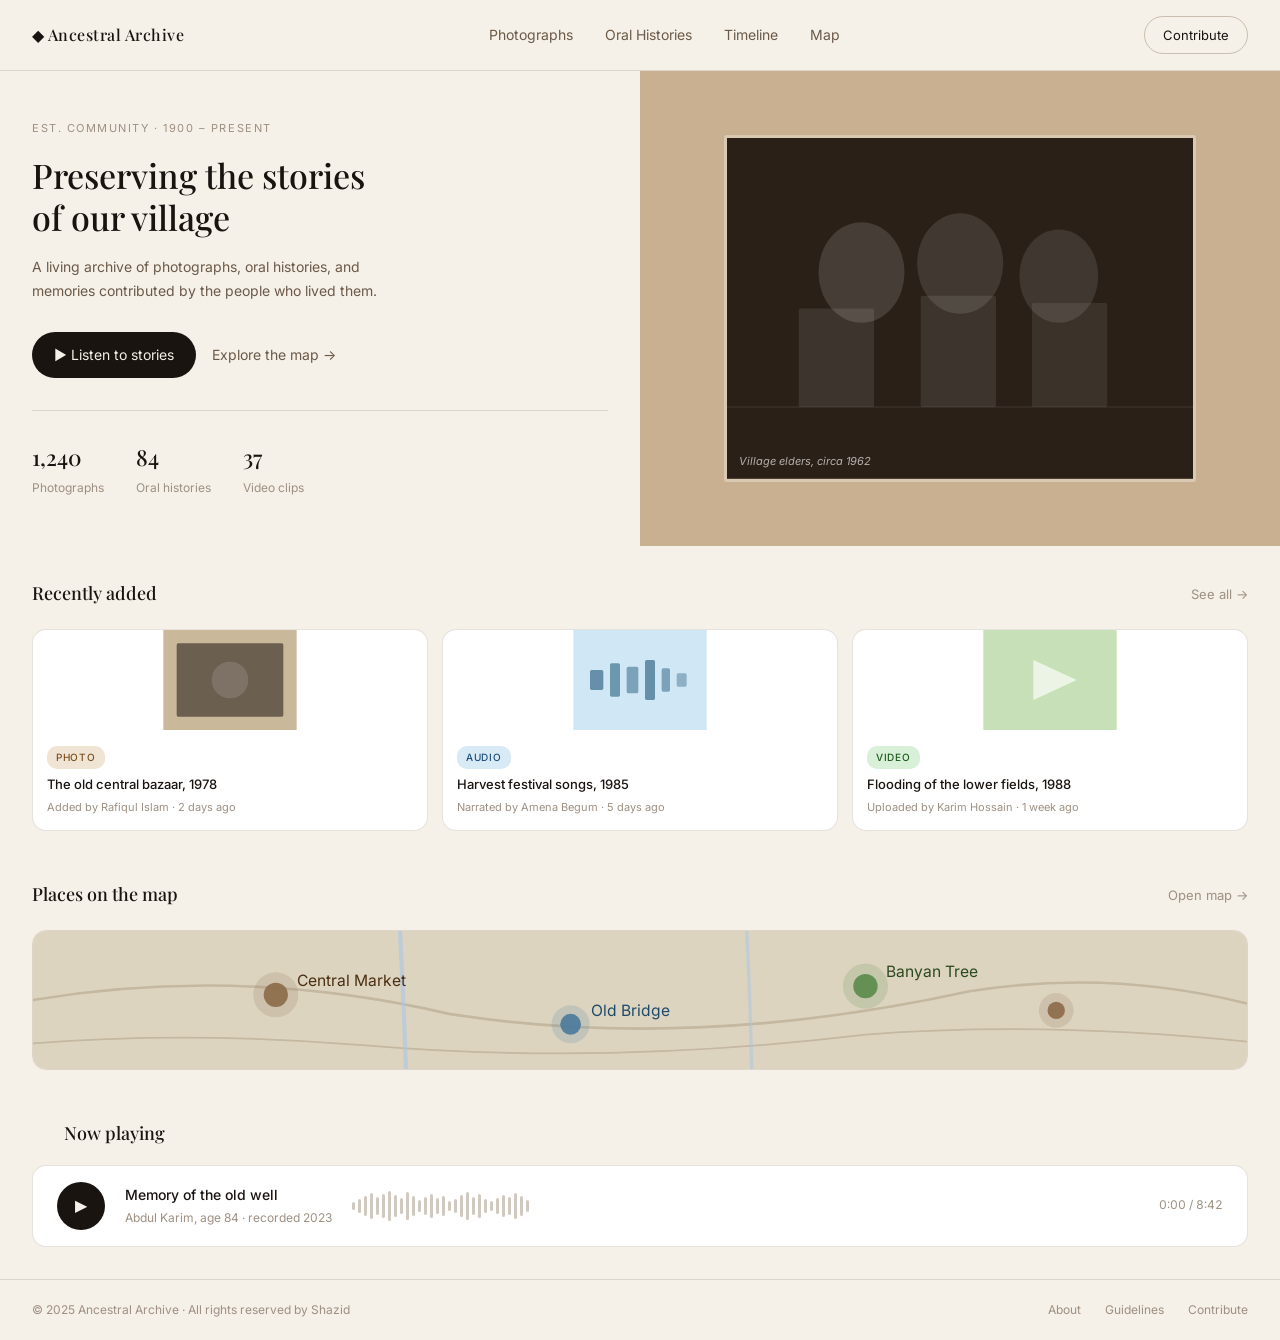
<file: ancestral-archive/index.html>
<!DOCTYPE html>
<html lang="en">
<head>
  <meta charset="UTF-8">
  <meta name="viewport" content="width=device-width, initial-scale=1.0">
  <title>Ancestral Archive</title>
  <link rel="stylesheet" href="css/main.css">
  <link rel="preconnect" href="https://fonts.googleapis.com">
  <link rel="preconnect" href="https://fonts.gstatic.com" crossorigin>
  <link href="https://fonts.googleapis.com/css2?family=Playfair+Display:ital,wght@0,400;0,500;1,400&family=Inter:wght@400;500&display=swap" rel="stylesheet">
</head>
<body>

  <nav class="nav">
    <a href="index.html" class="nav-logo">&#9670; Ancestral Archive</a>
    <div class="nav-links">
      <a href="pages/photographs.html">Photographs</a>
      <a href="pages/oral-histories.html">Oral Histories</a>
      <a href="pages/timeline.html">Timeline</a>
      <a href="pages/map.html">Map</a>
    </div>
    <a href="pages/contribute.html" class="btn-contribute">Contribute</a>
    <button class="nav-toggle" aria-label="Open menu">&#9776;</button>
  </nav>

  <section class="hero">
    <div class="hero-text">
      <p class="hero-overline">Est. community &middot; 1900 &ndash; present</p>
      <h1 class="hero-title">Preserving the stories<br>of our village</h1>
      <p class="hero-sub">A living archive of photographs, oral histories, and memories contributed by the people who lived them.</p>
      <div class="hero-actions">
        <a href="pages/oral-histories.html" class="btn-primary">&#9654; Listen to stories</a>
        <a href="pages/map.html" class="btn-ghost">Explore the map &rarr;</a>
      </div>
      <div class="hero-stats">
        <div class="stat">
          <span class="stat-num" id="stat-photos">1,240</span>
          <span class="stat-label">Photographs</span>
        </div>
        <div class="stat">
          <span class="stat-num" id="stat-audio">84</span>
          <span class="stat-label">Oral histories</span>
        </div>
        <div class="stat">
          <span class="stat-num" id="stat-video">37</span>
          <span class="stat-label">Video clips</span>
        </div>
      </div>
    </div>
    <div class="hero-photo">
      <div class="photo-frame">
        <div class="photo-placeholder">
          <svg viewBox="0 0 260 190" xmlns="http://www.w3.org/2000/svg" aria-label="Vintage photograph placeholder of village elders">
            <rect width="260" height="190" fill="#2a2018"/>
            <ellipse cx="75" cy="75" rx="24" ry="28" fill="rgba(255,255,255,0.13)"/>
            <ellipse cx="130" cy="70" rx="24" ry="28" fill="rgba(255,255,255,0.11)"/>
            <ellipse cx="185" cy="77" rx="22" ry="26" fill="rgba(255,255,255,0.10)"/>
            <rect x="40" y="95" width="42" height="55" rx="1" fill="rgba(255,255,255,0.09)"/>
            <rect x="108" y="88" width="42" height="62" rx="1" fill="rgba(255,255,255,0.09)"/>
            <rect x="170" y="92" width="42" height="58" rx="1" fill="rgba(255,255,255,0.08)"/>
            <line x1="0" y1="150" x2="260" y2="150" stroke="rgba(255,255,255,0.12)" stroke-width="0.5"/>
            <rect x="0" y="0" width="260" height="190" fill="url(#grain)" opacity="0.15"/>
          </svg>
        </div>
        <p class="photo-caption">Village elders, circa 1962</p>
      </div>
    </div>
  </section>

  <section class="section-recent">
    <div class="section-header">
      <h2 class="section-title">Recently added</h2>
      <a href="pages/photographs.html" class="see-all">See all &rarr;</a>
    </div>
    <div class="cards-grid" id="recent-cards">

      <article class="card" data-type="photo">
        <div class="card-thumb card-thumb--photo">
          <svg viewBox="0 0 80 60" aria-hidden="true"><rect width="80" height="60" fill="#c9b99a"/><rect x="8" y="8" width="64" height="44" rx="1" fill="#3a3028" opacity="0.65"/><circle cx="40" cy="30" r="11" fill="rgba(255,255,255,0.12)"/></svg>
        </div>
        <div class="card-body">
          <span class="badge badge--photo">Photo</span>
          <h3 class="card-title">The old central bazaar, 1978</h3>
          <p class="card-meta">Added by Rafiqul Islam &middot; 2 days ago</p>
        </div>
      </article>

      <article class="card" data-type="audio">
        <div class="card-thumb card-thumb--audio">
          <svg viewBox="0 0 80 60" aria-hidden="true"><rect width="80" height="60" fill="#d0e8f5"/><rect x="10" y="24" width="8" height="12" rx="1" fill="#3a6a8a" opacity="0.7"/><rect x="22" y="20" width="6" height="20" rx="1" fill="#3a6a8a" opacity="0.65"/><rect x="32" y="22" width="7" height="16" rx="1" fill="#3a6a8a" opacity="0.55"/><rect x="43" y="18" width="6" height="24" rx="1" fill="#3a6a8a" opacity="0.7"/><rect x="53" y="23" width="5" height="14" rx="1" fill="#3a6a8a" opacity="0.55"/><rect x="62" y="26" width="6" height="8" rx="1" fill="#3a6a8a" opacity="0.45"/></svg>
        </div>
        <div class="card-body">
          <span class="badge badge--audio">Audio</span>
          <h3 class="card-title">Harvest festival songs, 1985</h3>
          <p class="card-meta">Narrated by Amena Begum &middot; 5 days ago</p>
        </div>
      </article>

      <article class="card" data-type="video">
        <div class="card-thumb card-thumb--video">
          <svg viewBox="0 0 80 60" aria-hidden="true"><rect width="80" height="60" fill="#c8e0b8"/><polygon points="30,18 30,42 56,30" fill="rgba(255,255,255,0.65)"/></svg>
        </div>
        <div class="card-body">
          <span class="badge badge--video">Video</span>
          <h3 class="card-title">Flooding of the lower fields, 1988</h3>
          <p class="card-meta">Uploaded by Karim Hossain &middot; 1 week ago</p>
        </div>
      </article>

    </div>
  </section>

  <section class="section-map-preview">
    <div class="section-header">
      <h2 class="section-title">Places on the map</h2>
      <a href="pages/map.html" class="see-all">Open map &rarr;</a>
    </div>
    <div class="map-strip" id="map-preview" aria-label="Map preview showing pinned heritage locations">
      <svg viewBox="0 0 700 140" preserveAspectRatio="xMidYMid slice" aria-hidden="true">
        <rect width="700" height="140" fill="#ddd4c0"/>
        <path d="M0 70 Q120 50 240 78 Q380 100 540 65 Q620 52 700 72" stroke="#c4b8a0" stroke-width="1.5" fill="none"/>
        <path d="M0 95 Q90 88 190 96 Q330 108 480 90 Q580 82 700 94" stroke="#c4b8a0" stroke-width="1" fill="none"/>
        <path d="M210 0 Q214 70 216 140" stroke="#a8c8e8" stroke-width="2.5" fill="none" opacity="0.6"/>
        <path d="M410 0 Q414 70 415 140" stroke="#a8c8e8" stroke-width="2" fill="none" opacity="0.5"/>
        <circle cx="140" cy="67" r="7" fill="#8B6B47" opacity="0.9"/>
        <circle cx="140" cy="67" r="13" fill="#8B6B47" opacity="0.18"/>
        <circle cx="310" cy="84" r="6" fill="#4a7a9b" opacity="0.9"/>
        <circle cx="310" cy="84" r="11" fill="#4a7a9b" opacity="0.18"/>
        <circle cx="480" cy="62" r="7" fill="#5a8a4a" opacity="0.9"/>
        <circle cx="480" cy="62" r="13" fill="#5a8a4a" opacity="0.18"/>
        <circle cx="590" cy="76" r="5" fill="#8B6B47" opacity="0.9"/>
        <circle cx="590" cy="76" r="10" fill="#8B6B47" opacity="0.18"/>
        <text x="152" y="62" font-size="9" fill="#4a2e10" font-family="Inter, sans-serif">Central Market</text>
        <text x="322" y="79" font-size="9" fill="#1e4a6a" font-family="Inter, sans-serif">Old Bridge</text>
        <text x="492" y="57" font-size="9" fill="#2a4a1e" font-family="Inter, sans-serif">Banyan Tree</text>
      </svg>
    </div>
  </section>

  <section class="section-audio">
    <h2 class="section-title" style="padding: 0 2rem; margin-bottom: 1rem;">Now playing</h2>
    <div class="audio-player">
      <button class="play-btn" id="play-btn" aria-label="Play oral history recording">&#9654;</button>
      <div class="audio-info">
        <p class="audio-title">Memory of the old well</p>
        <p class="audio-sub">Abdul Karim, age 84 &middot; recorded 2023</p>
      </div>
      <div class="waveform" aria-hidden="true" id="waveform"></div>
      <span class="audio-time" id="audio-time">0:00 / 8:42</span>
    </div>
  </section>

  <footer class="footer">
    <p class="footer-copy">&copy; 2025 Ancestral Archive &middot; All rights reserved by Shazid</p>
    <div class="footer-links">
      <a href="#">About</a>
      <a href="#">Guidelines</a>
      <a href="pages/contribute.html">Contribute</a>
    </div>
  </footer>

  <script src="js/main.js"></script>
</body>
</html>
</file>
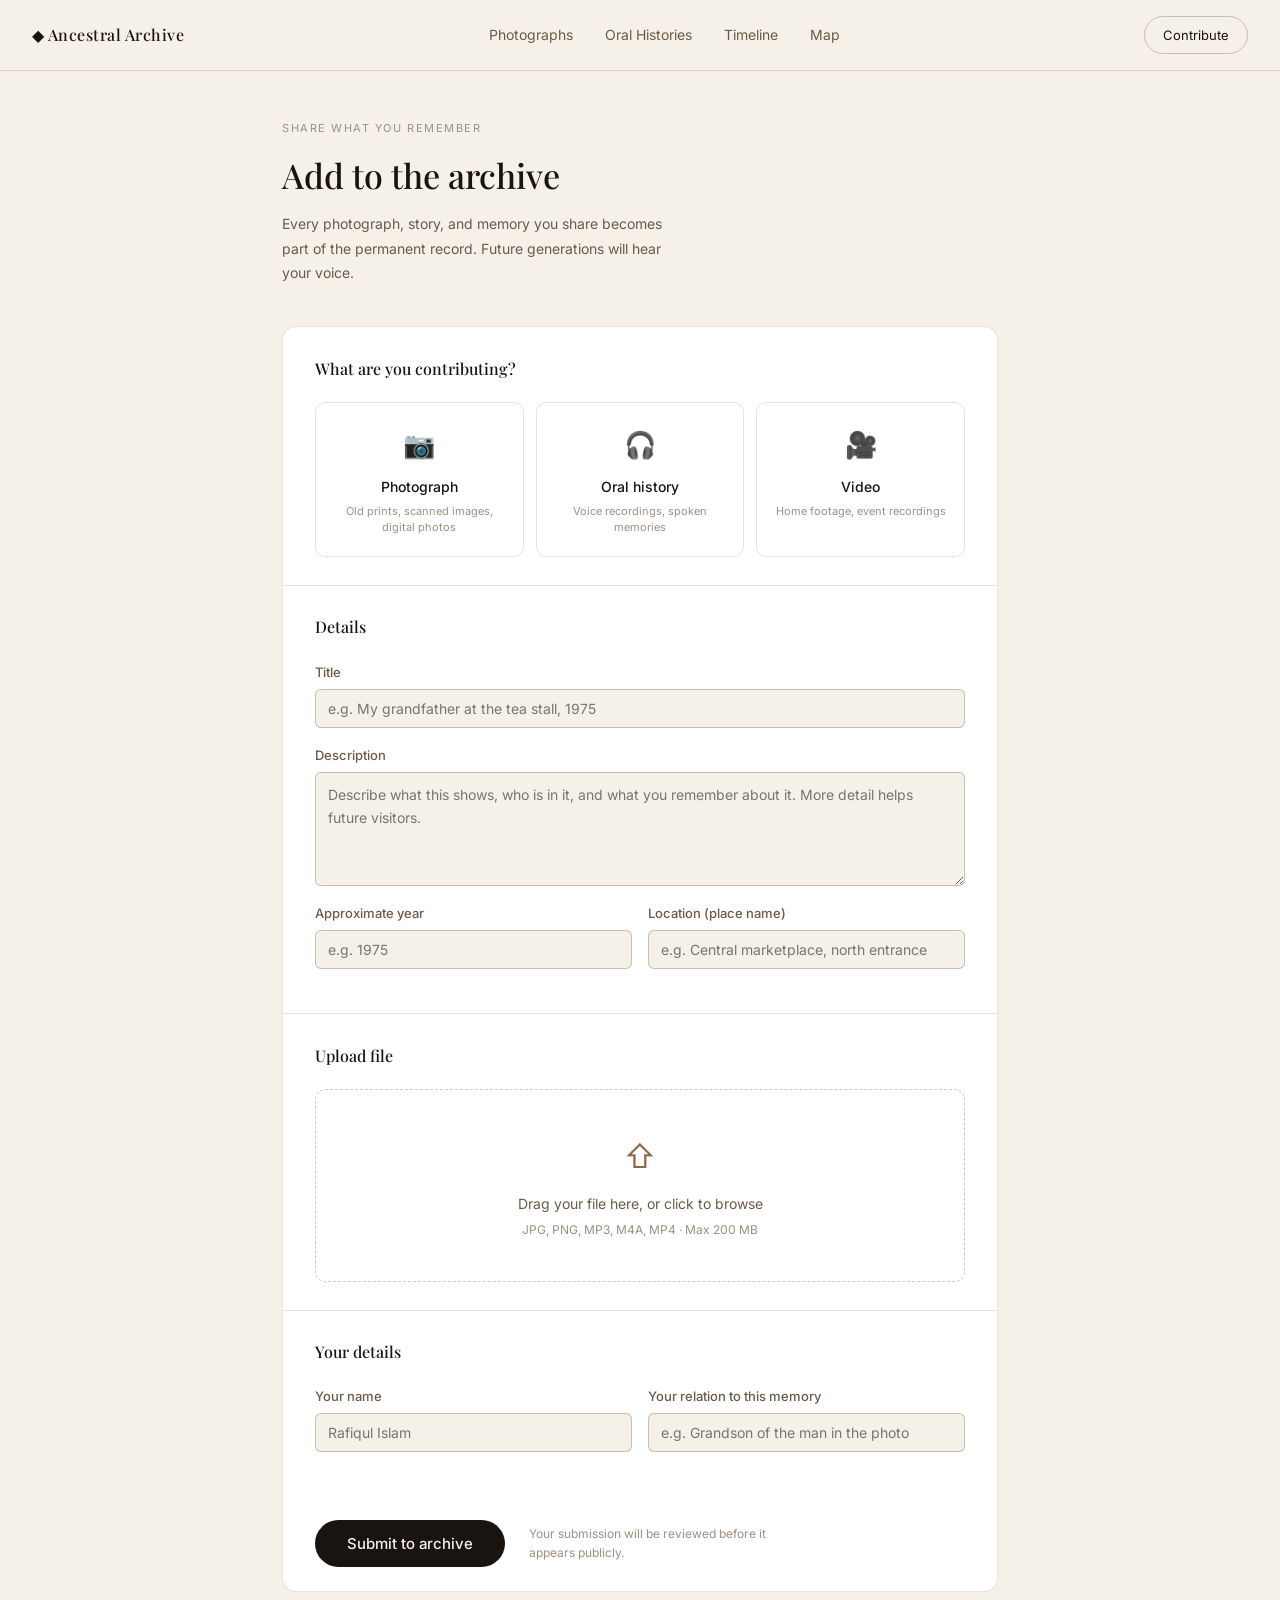
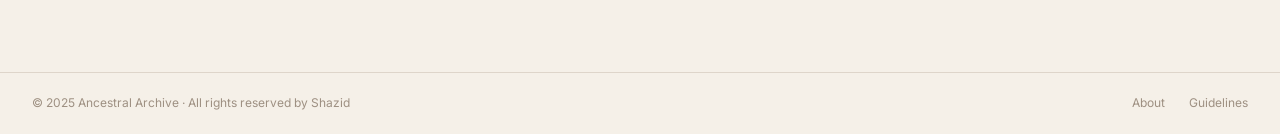
<file: ancestral-archive/pages/contribute.html>
<!DOCTYPE html>
<html lang="en">
<head>
  <meta charset="UTF-8">
  <meta name="viewport" content="width=device-width, initial-scale=1.0">
  <title>Contribute &middot; Ancestral Archive</title>
  <link rel="stylesheet" href="../css/main.css">
  <link rel="stylesheet" href="../css/contribute.css">
  <link href="https://fonts.googleapis.com/css2?family=Playfair+Display:ital,wght@0,400;0,500;1,400&family=Inter:wght@400;500&display=swap" rel="stylesheet">
</head>
<body>

  <nav class="nav">
    <a href="../index.html" class="nav-logo">&#9670; Ancestral Archive</a>
    <div class="nav-links">
      <a href="photographs.html">Photographs</a>
      <a href="oral-histories.html">Oral Histories</a>
      <a href="timeline.html">Timeline</a>
      <a href="map.html">Map</a>
    </div>
    <a href="contribute.html" class="btn-contribute nav-active">Contribute</a>
  </nav>

  <main class="contribute-page">
    <div class="contribute-intro">
      <p class="hero-overline">Share what you remember</p>
      <h1 class="hero-title">Add to the archive</h1>
      <p class="hero-sub">Every photograph, story, and memory you share becomes part of the permanent record. Future generations will hear your voice.</p>
    </div>

    <div class="contribute-form-wrapper">
      <div class="form-card">
        <div class="form-step" id="step-type">
          <h2 class="form-section-title">What are you contributing?</h2>
          <div class="type-choices">
            <label class="type-choice" id="choice-photo">
              <input type="radio" name="media-type" value="photo">
              <span class="type-choice-icon">&#128247;</span>
              <span class="type-choice-label">Photograph</span>
              <span class="type-choice-desc">Old prints, scanned images, digital photos</span>
            </label>
            <label class="type-choice" id="choice-audio">
              <input type="radio" name="media-type" value="audio">
              <span class="type-choice-icon">&#127911;</span>
              <span class="type-choice-label">Oral history</span>
              <span class="type-choice-desc">Voice recordings, spoken memories</span>
            </label>
            <label class="type-choice" id="choice-video">
              <input type="radio" name="media-type" value="video">
              <span class="type-choice-icon">&#127909;</span>
              <span class="type-choice-label">Video</span>
              <span class="type-choice-desc">Home footage, event recordings</span>
            </label>
          </div>
        </div>

        <div class="form-divider"></div>

        <div class="form-step">
          <h2 class="form-section-title">Details</h2>
          <div class="form-field">
            <label class="field-label" for="input-title">Title</label>
            <input type="text" id="input-title" class="field-input" placeholder="e.g. My grandfather at the tea stall, 1975">
          </div>
          <div class="form-field">
            <label class="field-label" for="input-desc">Description</label>
            <textarea id="input-desc" class="field-textarea" rows="4" placeholder="Describe what this shows, who is in it, and what you remember about it. More detail helps future visitors."></textarea>
          </div>
          <div class="form-row">
            <div class="form-field">
              <label class="field-label" for="input-year">Approximate year</label>
              <input type="number" id="input-year" class="field-input" placeholder="e.g. 1975" min="1900" max="2025">
            </div>
            <div class="form-field">
              <label class="field-label" for="input-location">Location (place name)</label>
              <input type="text" id="input-location" class="field-input" placeholder="e.g. Central marketplace, north entrance">
            </div>
          </div>
        </div>

        <div class="form-divider"></div>

        <div class="form-step">
          <h2 class="form-section-title">Upload file</h2>
          <div class="upload-zone" id="upload-zone" tabindex="0" role="button" aria-label="Click or drag to upload a file">
            <span class="upload-icon">&#8679;</span>
            <p class="upload-label">Drag your file here, or click to browse</p>
            <p class="upload-hint">JPG, PNG, MP3, M4A, MP4 &middot; Max 200 MB</p>
            <input type="file" id="file-input" accept="image/*,audio/*,video/*" style="display:none;">
          </div>
          <div class="upload-preview" id="upload-preview" style="display:none;"></div>
        </div>

        <div class="form-divider"></div>

        <div class="form-step">
          <h2 class="form-section-title">Your details</h2>
          <div class="form-row">
            <div class="form-field">
              <label class="field-label" for="input-name">Your name</label>
              <input type="text" id="input-name" class="field-input" placeholder="Rafiqul Islam">
            </div>
            <div class="form-field">
              <label class="field-label" for="input-relation">Your relation to this memory</label>
              <input type="text" id="input-relation" class="field-input" placeholder="e.g. Grandson of the man in the photo">
            </div>
          </div>
        </div>

        <div class="form-submit-row">
          <button class="btn-submit" id="btn-submit" type="button">Submit to archive</button>
          <p class="form-note">Your submission will be reviewed before it appears publicly.</p>
        </div>

        <div class="submit-success" id="submit-success" style="display:none;">
          <span class="success-icon">&#10003;</span>
          <div>
            <p class="success-title">Thank you for contributing</p>
            <p class="success-desc">Your memory has been received. Our team will review and publish it within a few days.</p>
          </div>
        </div>
      </div>
    </div>
  </main>

  <footer class="footer">
    <p class="footer-copy">&copy; 2025 Ancestral Archive &middot; All rights reserved by Shazid</p>
    <div class="footer-links">
      <a href="#">About</a>
      <a href="#">Guidelines</a>
    </div>
  </footer>

  <script src="../js/contribute.js"></script>
</body>
</html>
</file>
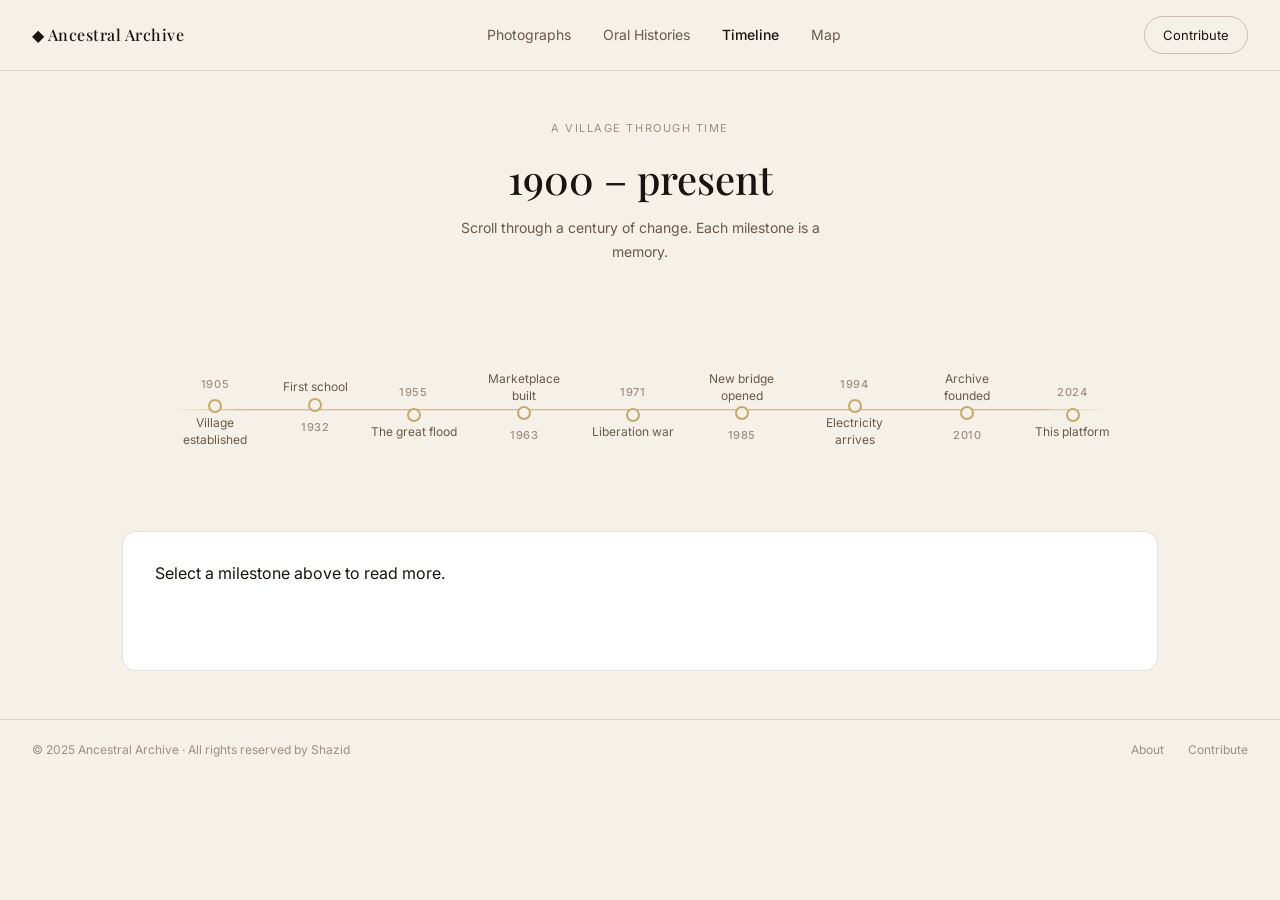
<file: ancestral-archive/pages/timeline.html>
<!DOCTYPE html>
<html lang="en">
<head>
  <meta charset="UTF-8">
  <meta name="viewport" content="width=device-width, initial-scale=1.0">
  <title>Timeline &middot; Ancestral Archive</title>
  <link rel="stylesheet" href="../css/main.css">
  <link rel="stylesheet" href="../css/timeline.css">
  <link href="https://fonts.googleapis.com/css2?family=Playfair+Display:ital,wght@0,400;0,500;1,400&family=Inter:wght@400;500&display=swap" rel="stylesheet">
</head>
<body>

  <nav class="nav">
    <a href="../index.html" class="nav-logo">&#9670; Ancestral Archive</a>
    <div class="nav-links">
      <a href="photographs.html">Photographs</a>
      <a href="oral-histories.html">Oral Histories</a>
      <a href="timeline.html" class="nav-active">Timeline</a>
      <a href="map.html">Map</a>
    </div>
    <a href="contribute.html" class="btn-contribute">Contribute</a>
  </nav>

  <main class="timeline-page">
    <header class="timeline-header">
      <p class="hero-overline">A village through time</p>
      <h1 class="hero-title">1900 &ndash; present</h1>
      <p class="hero-sub">Scroll through a century of change. Each milestone is a memory.</p>
    </header>

    <div class="timeline-scroll-wrapper">
      <div class="timeline-axis" aria-label="Village history timeline from 1900 to present">
        <div class="timeline-line"></div>
        <div class="timeline-events" id="timeline-events"></div>
      </div>
    </div>

    <div class="event-detail" id="event-detail" aria-live="polite">
      <p class="sidebar-hint" style="text-align:center;">Select a milestone above to read more.</p>
    </div>
  </main>

  <footer class="footer">
    <p class="footer-copy">&copy; 2025 Ancestral Archive &middot; All rights reserved by Shazid</p>
    <div class="footer-links">
      <a href="#">About</a>
      <a href="contribute.html">Contribute</a>
    </div>
  </footer>

  <script src="../js/timeline.js"></script>
</body>
</html>
</file>
<file: ancestral-archive/css/main.css>
*, *::before, *::after {
  box-sizing: border-box;
  margin: 0;
  padding: 0;
}

:root {
  --cream: #f5f0e8;
  --cream-dark: #ede5d8;
  --earth: #8b6b47;
  --earth-dark: #5a3d1e;
  --ink: #1a1410;
  --ink-muted: #6b5a48;
  --ink-faint: #9e9082;
  --white: #ffffff;
  --border: rgba(90, 61, 30, 0.15);
  --border-mid: rgba(90, 61, 30, 0.28);
  --badge-photo-bg: #f0e5d4;
  --badge-photo-text: #7a4f1e;
  --badge-audio-bg: #d8eaf6;
  --badge-audio-text: #1e4f7a;
  --badge-video-bg: #d8f0d8;
  --badge-video-text: #1e5a1e;
  --font-serif: 'Playfair Display', Georgia, serif;
  --font-sans: 'Inter', system-ui, sans-serif;
  --radius-sm: 6px;
  --radius-md: 10px;
  --radius-lg: 14px;
  --transition: 0.18s ease;
}

html {
  scroll-behavior: smooth;
}

body {
  font-family: var(--font-sans);
  background-color: var(--cream);
  color: var(--ink);
  font-size: 16px;
  line-height: 1.7;
  min-height: 100vh;
}

a {
  color: inherit;
  text-decoration: none;
}

img, svg {
  display: block;
  max-width: 100%;
}

.nav {
  display: flex;
  align-items: center;
  justify-content: space-between;
  padding: 1rem 2rem;
  border-bottom: 0.5px solid var(--border);
  background: var(--cream);
  position: sticky;
  top: 0;
  z-index: 100;
}

.nav-logo {
  font-family: var(--font-serif);
  font-size: 16px;
  font-weight: 500;
  letter-spacing: 0.03em;
  color: var(--ink);
}

.nav-links {
  display: flex;
  gap: 2rem;
}

.nav-links a {
  font-size: 14px;
  color: var(--ink-muted);
  transition: color var(--transition);
}

.nav-links a:hover {
  color: var(--ink);
}

.btn-contribute {
  font-size: 13px;
  padding: 7px 18px;
  border: 0.5px solid var(--border-mid);
  border-radius: 20px;
  color: var(--ink);
  background: transparent;
  transition: background var(--transition), border-color var(--transition);
  cursor: pointer;
}

.btn-contribute:hover {
  background: var(--cream-dark);
  border-color: var(--earth);
}

.nav-toggle {
  display: none;
  background: none;
  border: none;
  font-size: 20px;
  cursor: pointer;
  color: var(--ink);
}

.hero {
  display: grid;
  grid-template-columns: 1fr 1fr;
  min-height: 420px;
}

.hero-text {
  padding: 3rem 2rem 3rem 2rem;
  background: var(--cream);
  display: flex;
  flex-direction: column;
  justify-content: center;
}

.hero-overline {
  font-size: 11px;
  letter-spacing: 0.14em;
  text-transform: uppercase;
  color: var(--ink-faint);
  margin-bottom: 1rem;
}

.hero-title {
  font-family: var(--font-serif);
  font-size: 34px;
  font-weight: 500;
  line-height: 1.25;
  color: var(--ink);
  margin-bottom: 1rem;
}

.hero-sub {
  font-size: 14px;
  color: var(--ink-muted);
  line-height: 1.75;
  max-width: 380px;
  margin-bottom: 1.75rem;
}

.hero-actions {
  display: flex;
  gap: 1rem;
  align-items: center;
  flex-wrap: wrap;
}

.btn-primary {
  display: inline-flex;
  align-items: center;
  gap: 6px;
  font-size: 14px;
  font-family: var(--font-sans);
  padding: 11px 22px;
  background: var(--ink);
  color: var(--cream);
  border-radius: 24px;
  border: none;
  cursor: pointer;
  transition: opacity var(--transition);
}

.btn-primary:hover {
  opacity: 0.85;
}

.btn-ghost {
  font-size: 14px;
  color: var(--ink-muted);
  transition: color var(--transition);
}

.btn-ghost:hover {
  color: var(--ink);
}

.hero-stats {
  display: flex;
  gap: 2rem;
  margin-top: 2rem;
  padding-top: 1.75rem;
  border-top: 0.5px solid var(--border);
}

.stat-num {
  display: block;
  font-family: var(--font-serif);
  font-size: 22px;
  font-weight: 500;
  color: var(--ink);
}

.stat-label {
  display: block;
  font-size: 12px;
  color: var(--ink-faint);
  margin-top: 2px;
}

.hero-photo {
  background: #c8b090;
  display: flex;
  align-items: center;
  justify-content: center;
  padding: 2rem;
}

.photo-frame {
  width: 82%;
  border: 3px solid rgba(255, 255, 255, 0.3);
  border-radius: 3px;
  overflow: hidden;
  position: relative;
}

.photo-placeholder {
  width: 100%;
}

.photo-placeholder svg {
  width: 100%;
  height: auto;
}

.photo-caption {
  position: absolute;
  bottom: 8px;
  left: 12px;
  font-size: 11px;
  font-style: italic;
  color: rgba(255, 255, 255, 0.65);
}

.section-recent,
.section-map-preview,
.section-audio {
  padding: 2rem 2rem 1rem;
}

.section-header {
  display: flex;
  align-items: center;
  justify-content: space-between;
  margin-bottom: 1.25rem;
}

.section-title {
  font-family: var(--font-serif);
  font-size: 18px;
  font-weight: 500;
  color: var(--ink);
}

.see-all {
  font-size: 13px;
  color: var(--ink-faint);
  transition: color var(--transition);
}

.see-all:hover {
  color: var(--ink);
}

.cards-grid {
  display: grid;
  grid-template-columns: repeat(3, 1fr);
  gap: 14px;
}

.card {
  background: var(--white);
  border: 0.5px solid var(--border);
  border-radius: var(--radius-lg);
  overflow: hidden;
  cursor: pointer;
  transition: border-color var(--transition), transform var(--transition);
}

.card:hover {
  border-color: var(--border-mid);
  transform: translateY(-2px);
}

.card-thumb {
  height: 100px;
  overflow: hidden;
}

.card-thumb svg {
  width: 100%;
  height: 100%;
}

.card-body {
  padding: 12px 14px 14px;
}

.badge {
  display: inline-block;
  font-size: 10px;
  letter-spacing: 0.07em;
  text-transform: uppercase;
  padding: 3px 9px;
  border-radius: 10px;
  margin-bottom: 6px;
  font-weight: 500;
}

.badge--photo {
  background: var(--badge-photo-bg);
  color: var(--badge-photo-text);
}

.badge--audio {
  background: var(--badge-audio-bg);
  color: var(--badge-audio-text);
}

.badge--video {
  background: var(--badge-video-bg);
  color: var(--badge-video-text);
}

.card-title {
  font-size: 13px;
  font-weight: 500;
  color: var(--ink);
  line-height: 1.45;
  margin-bottom: 4px;
}

.card-meta {
  font-size: 11px;
  color: var(--ink-faint);
}

.map-strip {
  border: 0.5px solid var(--border);
  border-radius: var(--radius-lg);
  overflow: hidden;
  height: 140px;
}

.map-strip svg {
  width: 100%;
  height: 100%;
}

.audio-player {
  display: flex;
  align-items: center;
  gap: 1.25rem;
  padding: 1rem 1.5rem;
  background: var(--white);
  border: 0.5px solid var(--border);
  border-radius: var(--radius-lg);
}

.play-btn {
  width: 48px;
  height: 48px;
  border-radius: 50%;
  background: var(--ink);
  color: var(--cream);
  border: none;
  display: flex;
  align-items: center;
  justify-content: center;
  cursor: pointer;
  font-size: 16px;
  flex-shrink: 0;
  transition: opacity var(--transition);
}

.play-btn:hover {
  opacity: 0.8;
}

.audio-info {
  min-width: 180px;
}

.audio-title {
  font-size: 14px;
  font-weight: 500;
  color: var(--ink);
}

.audio-sub {
  font-size: 12px;
  color: var(--ink-faint);
  margin-top: 2px;
}

.waveform {
  display: flex;
  align-items: center;
  gap: 3px;
  flex: 1;
  height: 32px;
}

.waveform-bar {
  width: 3px;
  border-radius: 2px;
  background: var(--border-mid);
  transition: background var(--transition);
}

.waveform-bar.played {
  background: var(--earth);
}

.audio-time {
  font-size: 12px;
  color: var(--ink-faint);
  font-variant-numeric: tabular-nums;
  white-space: nowrap;
}

.footer {
  display: flex;
  align-items: center;
  justify-content: space-between;
  padding: 1.25rem 2rem;
  border-top: 0.5px solid var(--border);
  margin-top: 1rem;
}

.footer-copy {
  font-size: 12px;
  color: var(--ink-faint);
}

.footer-links {
  display: flex;
  gap: 1.5rem;
}

.footer-links a {
  font-size: 12px;
  color: var(--ink-faint);
  transition: color var(--transition);
}

.footer-links a:hover {
  color: var(--ink);
}

@media (max-width: 820px) {
  .hero {
    grid-template-columns: 1fr;
  }

  .hero-photo {
    height: 240px;
  }

  .photo-frame {
    width: 60%;
  }

  .nav-links {
    display: none;
  }

  .nav-toggle {
    display: block;
  }

  .cards-grid {
    grid-template-columns: 1fr 1fr;
  }

  .hero-stats {
    gap: 1.25rem;
  }
}

@media (max-width: 520px) {
  .nav {
    padding: 0.875rem 1.25rem;
  }

  .hero-text {
    padding: 2rem 1.25rem;
  }

  .hero-title {
    font-size: 26px;
  }

  .cards-grid {
    grid-template-columns: 1fr;
  }

  .section-recent,
  .section-map-preview,
  .section-audio {
    padding: 1.5rem 1.25rem 0.75rem;
  }

  .audio-player {
    flex-wrap: wrap;
  }

  .waveform {
    order: 3;
    flex-basis: 100%;
  }

  .footer {
    flex-direction: column;
    gap: 0.75rem;
    text-align: center;
    padding: 1.25rem;
  }
}

@media (prefers-reduced-motion: reduce) {
  * {
    transition: none !important;
    animation: none !important;
  }
}
</file>
<file: ancestral-archive/css/contribute.css>
.contribute-page {
  max-width: 780px;
  margin: 0 auto;
  padding: 3rem 2rem 4rem;
}

.contribute-intro {
  margin-bottom: 2.5rem;
}

.form-card {
  background: var(--white);
  border: 0.5px solid var(--border);
  border-radius: var(--radius-lg);
  overflow: hidden;
}

.form-step {
  padding: 1.75rem 2rem;
}

.form-section-title {
  font-family: var(--font-serif);
  font-size: 16px;
  font-weight: 500;
  color: var(--ink);
  margin-bottom: 1.25rem;
}

.form-divider {
  height: 0.5px;
  background: var(--border);
}

.type-choices {
  display: grid;
  grid-template-columns: repeat(3, 1fr);
  gap: 12px;
}

.type-choice {
  display: flex;
  flex-direction: column;
  align-items: center;
  padding: 1.25rem 1rem;
  border: 0.5px solid var(--border);
  border-radius: var(--radius-md);
  cursor: pointer;
  text-align: center;
  transition: border-color var(--transition), background var(--transition);
  position: relative;
}

.type-choice input[type="radio"] {
  position: absolute;
  opacity: 0;
  width: 0;
  height: 0;
}

.type-choice:hover {
  border-color: var(--border-mid);
  background: var(--cream);
}

.type-choice:has(input:checked) {
  border-color: var(--earth);
  background: #faf5ee;
}

.type-choice-icon {
  font-size: 26px;
  margin-bottom: 8px;
  display: block;
}

.type-choice-label {
  font-size: 14px;
  font-weight: 500;
  color: var(--ink);
  display: block;
  margin-bottom: 4px;
}

.type-choice-desc {
  font-size: 11px;
  color: var(--ink-faint);
  line-height: 1.5;
  display: block;
}

.form-field {
  display: flex;
  flex-direction: column;
  gap: 6px;
  margin-bottom: 1rem;
}

.form-field:last-child {
  margin-bottom: 0;
}

.form-row {
  display: grid;
  grid-template-columns: 1fr 1fr;
  gap: 1rem;
}

.field-label {
  font-size: 13px;
  font-weight: 500;
  color: var(--ink-muted);
}

.field-input,
.field-textarea {
  font-family: var(--font-sans);
  font-size: 14px;
  color: var(--ink);
  background: var(--cream);
  border: 0.5px solid var(--border-mid);
  border-radius: var(--radius-sm);
  padding: 10px 12px;
  transition: border-color var(--transition), background var(--transition);
  outline: none;
  width: 100%;
}

.field-input:focus,
.field-textarea:focus {
  border-color: var(--earth);
  background: var(--white);
  box-shadow: 0 0 0 3px rgba(139, 107, 71, 0.1);
}

.field-textarea {
  resize: vertical;
  min-height: 100px;
  line-height: 1.65;
}

.upload-zone {
  border: 1.5px dashed var(--border-mid);
  border-radius: var(--radius-md);
  padding: 2.5rem 2rem;
  text-align: center;
  cursor: pointer;
  transition: border-color var(--transition), background var(--transition);
}

.upload-zone:hover,
.upload-zone:focus {
  border-color: var(--earth);
  background: #fdf8f2;
  outline: none;
}

.upload-icon {
  font-size: 32px;
  display: block;
  margin-bottom: 8px;
  color: var(--earth);
}

.upload-label {
  font-size: 14px;
  color: var(--ink-muted);
  margin-bottom: 4px;
}

.upload-hint {
  font-size: 12px;
  color: var(--ink-faint);
}

.upload-preview {
  margin-top: 12px;
  padding: 12px 14px;
  background: var(--cream-dark);
  border-radius: var(--radius-sm);
  font-size: 13px;
  color: var(--ink-muted);
  display: flex;
  align-items: center;
  gap: 8px;
}

.form-submit-row {
  padding: 1.5rem 2rem;
  display: flex;
  align-items: center;
  gap: 1.5rem;
  flex-wrap: wrap;
}

.btn-submit {
  font-family: var(--font-sans);
  font-size: 15px;
  font-weight: 500;
  padding: 14px 32px;
  background: var(--ink);
  color: var(--cream);
  border: none;
  border-radius: 24px;
  cursor: pointer;
  transition: opacity var(--transition);
}

.btn-submit:hover {
  opacity: 0.85;
}

.form-note {
  font-size: 12px;
  color: var(--ink-faint);
  max-width: 280px;
  line-height: 1.55;
}

.submit-success {
  margin: 0 2rem 1.75rem;
  padding: 1.25rem 1.5rem;
  background: #eef6e8;
  border: 0.5px solid #9ccf88;
  border-radius: var(--radius-md);
  display: flex;
  align-items: flex-start;
  gap: 1rem;
}

.success-icon {
  font-size: 20px;
  color: #3d7a1e;
  margin-top: 2px;
  flex-shrink: 0;
}

.success-title {
  font-size: 14px;
  font-weight: 500;
  color: #2a5814;
  margin-bottom: 3px;
}

.success-desc {
  font-size: 13px;
  color: #3d6b22;
  line-height: 1.6;
}

@media (max-width: 600px) {
  .type-choices {
    grid-template-columns: 1fr;
  }

  .form-row {
    grid-template-columns: 1fr;
  }

  .contribute-page {
    padding: 2rem 1.25rem;
  }

  .form-step {
    padding: 1.25rem;
  }

  .form-submit-row {
    flex-direction: column;
    align-items: flex-start;
    padding: 1.25rem;
  }
}
</file>
<file: ancestral-archive/css/timeline.css>
.timeline-page {
  max-width: 1100px;
  margin: 0 auto;
  padding: 3rem 2rem 2rem;
}

.timeline-header {
  text-align: center;
  margin-bottom: 3rem;
}

.timeline-header .hero-title {
  font-size: 40px;
  margin-bottom: 0.75rem;
}

.timeline-header .hero-sub {
  margin: 0 auto;
  text-align: center;
}

.timeline-scroll-wrapper {
  overflow-x: auto;
  padding: 1.5rem 0 1rem;
  cursor: grab;
  user-select: none;
}

.timeline-scroll-wrapper:active {
  cursor: grabbing;
}

.timeline-axis {
  position: relative;
  min-width: 900px;
  padding: 2rem 3rem;
}

.timeline-line {
  position: absolute;
  top: 50%;
  left: 3rem;
  right: 3rem;
  height: 1.5px;
  background: linear-gradient(to right, transparent, #c4a96e 8%, #c4a96e 92%, transparent);
  transform: translateY(-50%);
}

.timeline-events {
  display: flex;
  justify-content: space-between;
  align-items: center;
  position: relative;
  z-index: 1;
}

.timeline-event {
  display: flex;
  flex-direction: column;
  align-items: center;
  cursor: pointer;
  position: relative;
}

.timeline-event:nth-child(even) {
  flex-direction: column-reverse;
}

.event-dot {
  width: 14px;
  height: 14px;
  border-radius: 50%;
  background: var(--cream);
  border: 2px solid #c4a96e;
  transition: background var(--transition), transform var(--transition);
  flex-shrink: 0;
  z-index: 2;
}

.timeline-event:hover .event-dot,
.timeline-event.active .event-dot {
  background: #c4a96e;
  transform: scale(1.35);
}

.event-label {
  font-size: 11px;
  font-weight: 500;
  color: var(--ink-faint);
  letter-spacing: 0.05em;
  margin: 6px 0;
  white-space: nowrap;
}

.event-title-short {
  font-size: 12px;
  color: var(--ink-muted);
  text-align: center;
  max-width: 90px;
  line-height: 1.4;
  margin: 2px 0;
}

.timeline-event.active .event-title-short {
  color: var(--ink);
  font-weight: 500;
}

.event-detail {
  background: var(--white);
  border: 0.5px solid var(--border);
  border-radius: var(--radius-lg);
  padding: 1.75rem 2rem;
  margin-top: 2rem;
  min-height: 140px;
  display: flex;
  align-items: flex-start;
  gap: 1.5rem;
  transition: opacity 0.2s ease;
}

.event-detail-icon {
  font-size: 36px;
  flex-shrink: 0;
  width: 56px;
  height: 56px;
  background: var(--cream-dark);
  border-radius: var(--radius-md);
  display: flex;
  align-items: center;
  justify-content: center;
}

.event-detail-content {
  flex: 1;
}

.event-detail-year {
  font-size: 11px;
  letter-spacing: 0.1em;
  text-transform: uppercase;
  color: var(--ink-faint);
  margin-bottom: 4px;
}

.event-detail-title {
  font-family: var(--font-serif);
  font-size: 20px;
  font-weight: 500;
  color: var(--ink);
  margin-bottom: 0.6rem;
}

.event-detail-desc {
  font-size: 14px;
  color: var(--ink-muted);
  line-height: 1.75;
}

.event-detail-tags {
  display: flex;
  gap: 6px;
  flex-wrap: wrap;
  margin-top: 1rem;
}

.event-tag {
  font-size: 11px;
  padding: 3px 10px;
  border-radius: 10px;
  background: var(--cream-dark);
  color: var(--ink-muted);
}

.nav-active {
  color: var(--ink) !important;
  font-weight: 500;
}

@media (max-width: 680px) {
  .timeline-header .hero-title {
    font-size: 28px;
  }

  .event-detail {
    flex-direction: column;
  }
}
</file>
